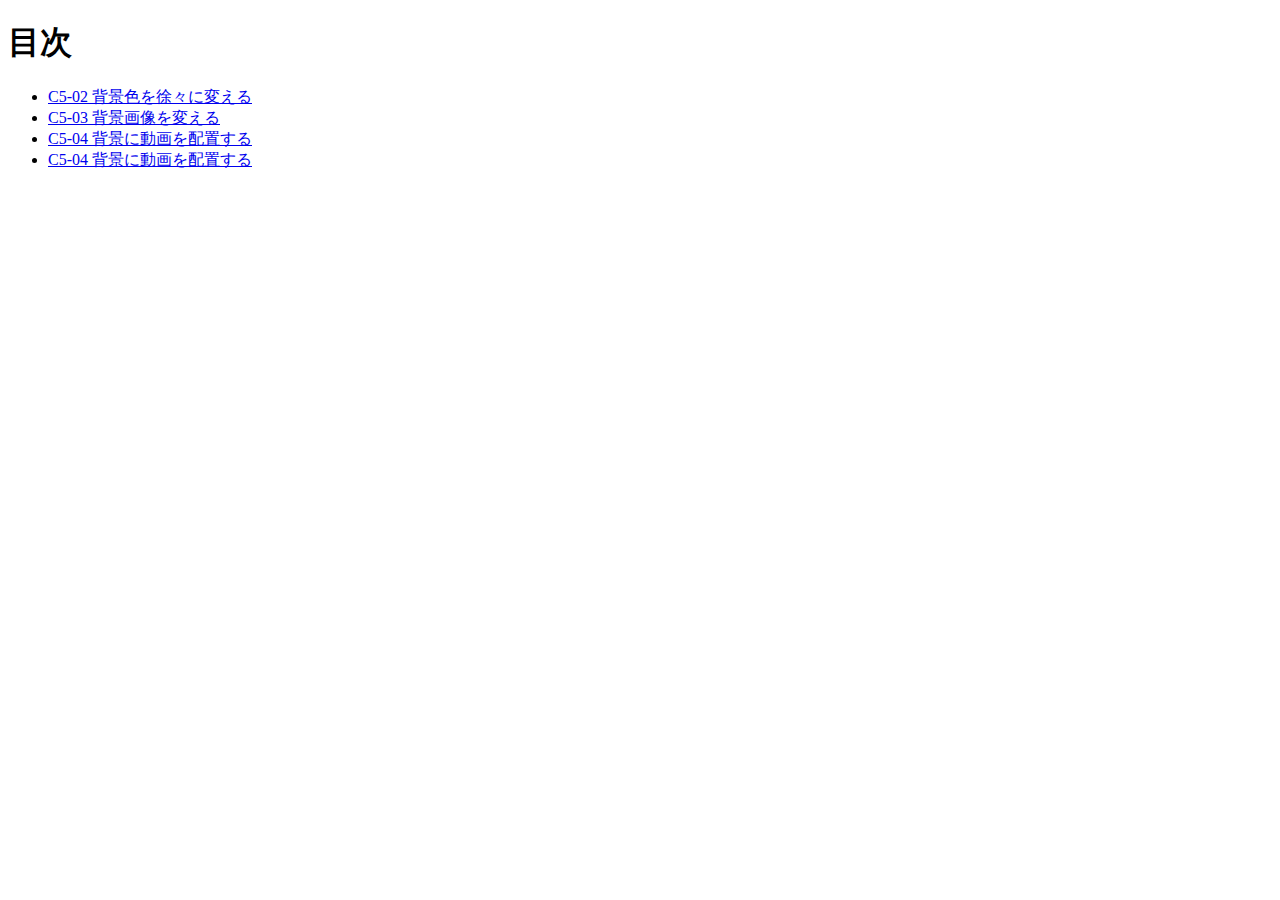
<file: index.html>
<!DOCTYPE html>
<html lang="ja">
<head>
  <meta charset="UTF-8">
  <title>20251219-js</title>
</head>
<body>
  <h1>目次</h1>
  <ul>
    <li><a href="C5-02/index.html">C5-02 背景色を徐々に変える</a></li>
    <li><a href="C5-03/index.html">C5-03 背景画像を変える</a></li>
    <li><a href="C5-04/index.html">C5-04 背景に動画を配置する</a></li>
    <li><a href="custom/index.html">C5-04 背景に動画を配置する</a></li>
  </ul>
</body>
</html>
</file>
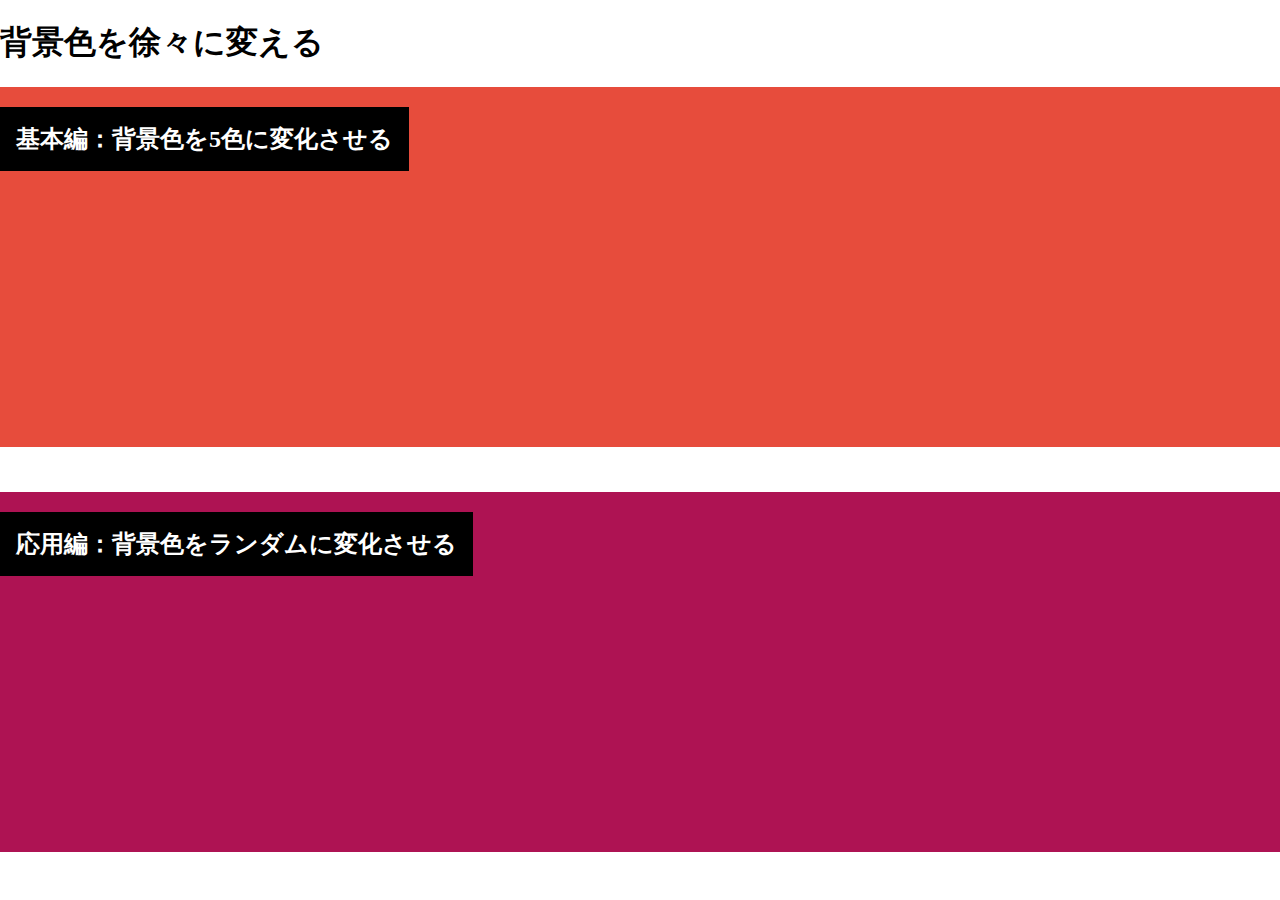
<file: C5-02/index.html>
<!DOCTYPE html>
<html lang="ja">
<head>
  <meta charset="UTF-8">
  <title>C5-02 背景色を徐々に変える</title>
  <link rel="stylesheet" href="style.css">
</head>
<body>
    <h1>背景色を徐々に変える</h1>

    <div class="bg-color">
        <h2>基本編：背景色を5色に変化させる</h2>
    </div>
  
    <div class="bg-random">
        <h2>応用編：背景色をランダムに変化させる</h2>
    </div>

  <script src="script.js"></script>
</body>
</html>
</file>
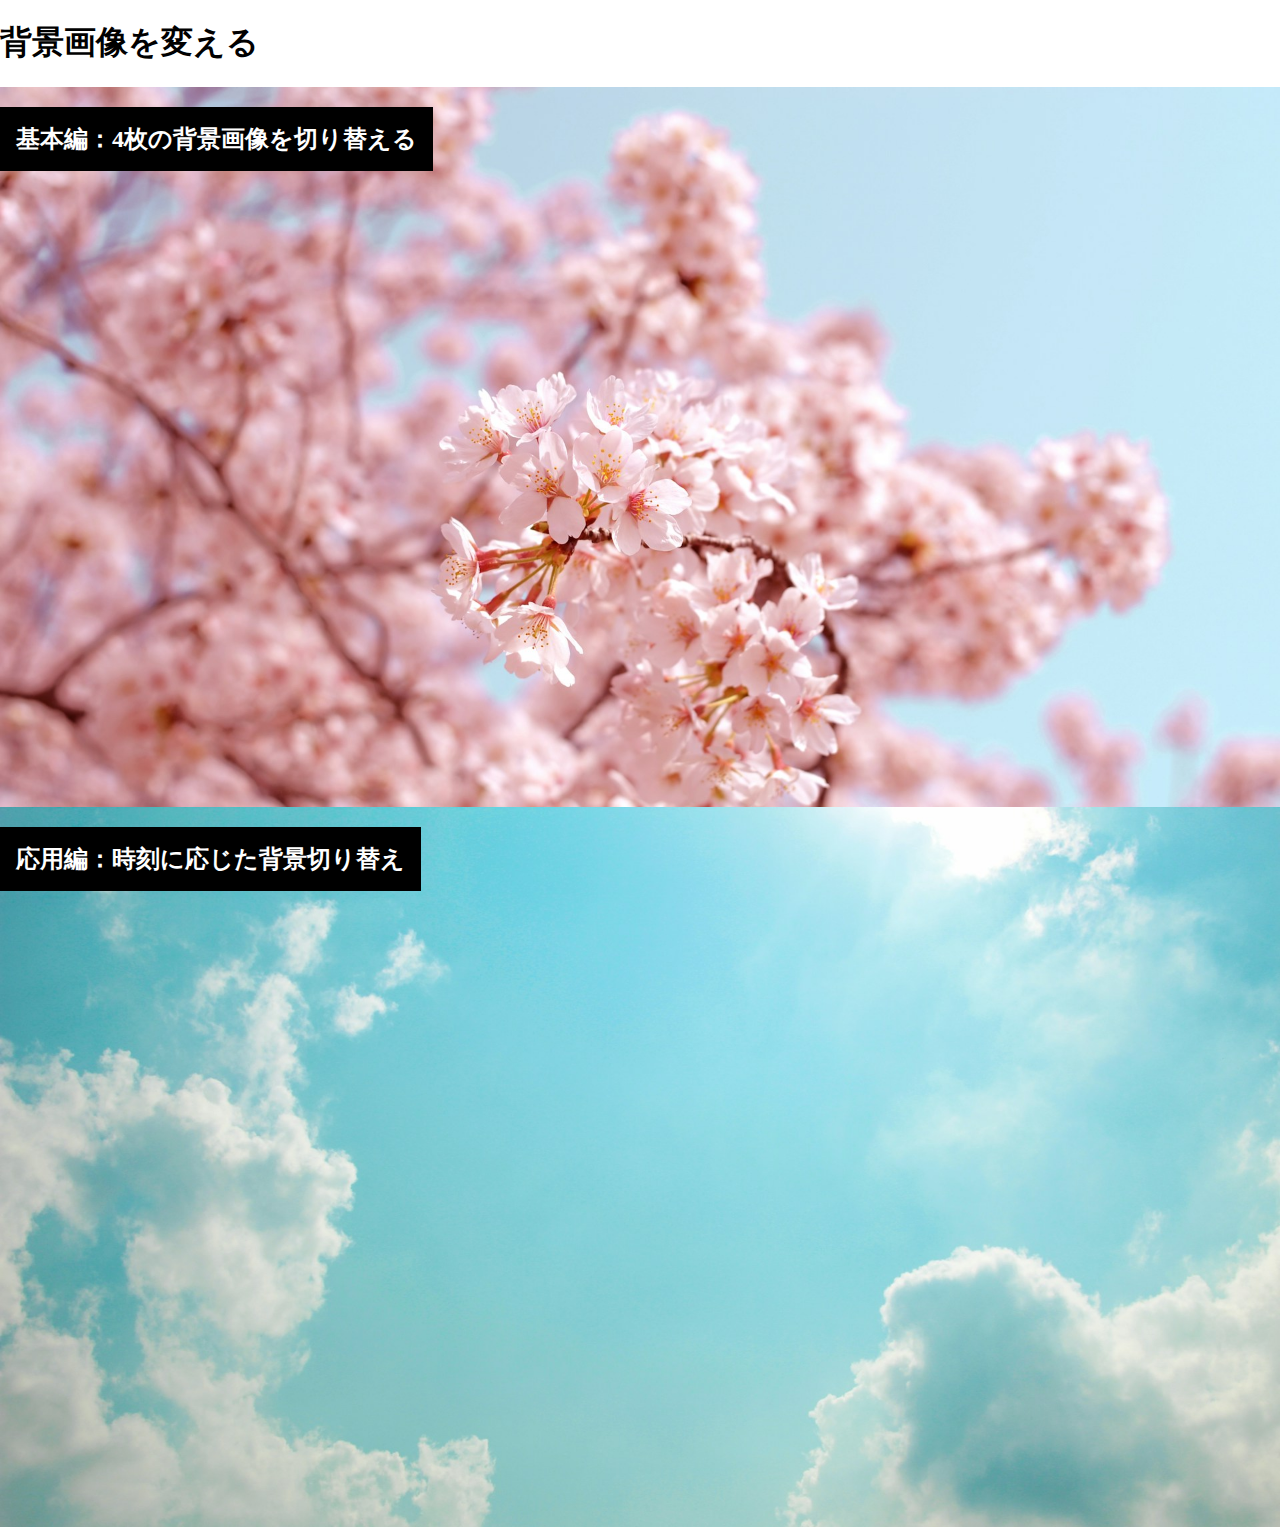
<file: C5-03/index.html>
<!DOCTYPE html>
<html lang="ja">
<head>
  <meta charset="UTF-8">
  <title>C5-03 背景画像を変える</title>
  <link rel="stylesheet" href="style.css">
</head>
<body>
    <h1>背景画像を変える</h1>

    <div class="bg-img">
        <h2>基本編：4枚の背景画像を切り替える</h2>
    </div>

    <div class="bg-time">
        <h2>応用編：時刻に応じた背景切り替え</h2>
    </div>
  
  <script src="script.js"></script>
</body>
</html>
</file>
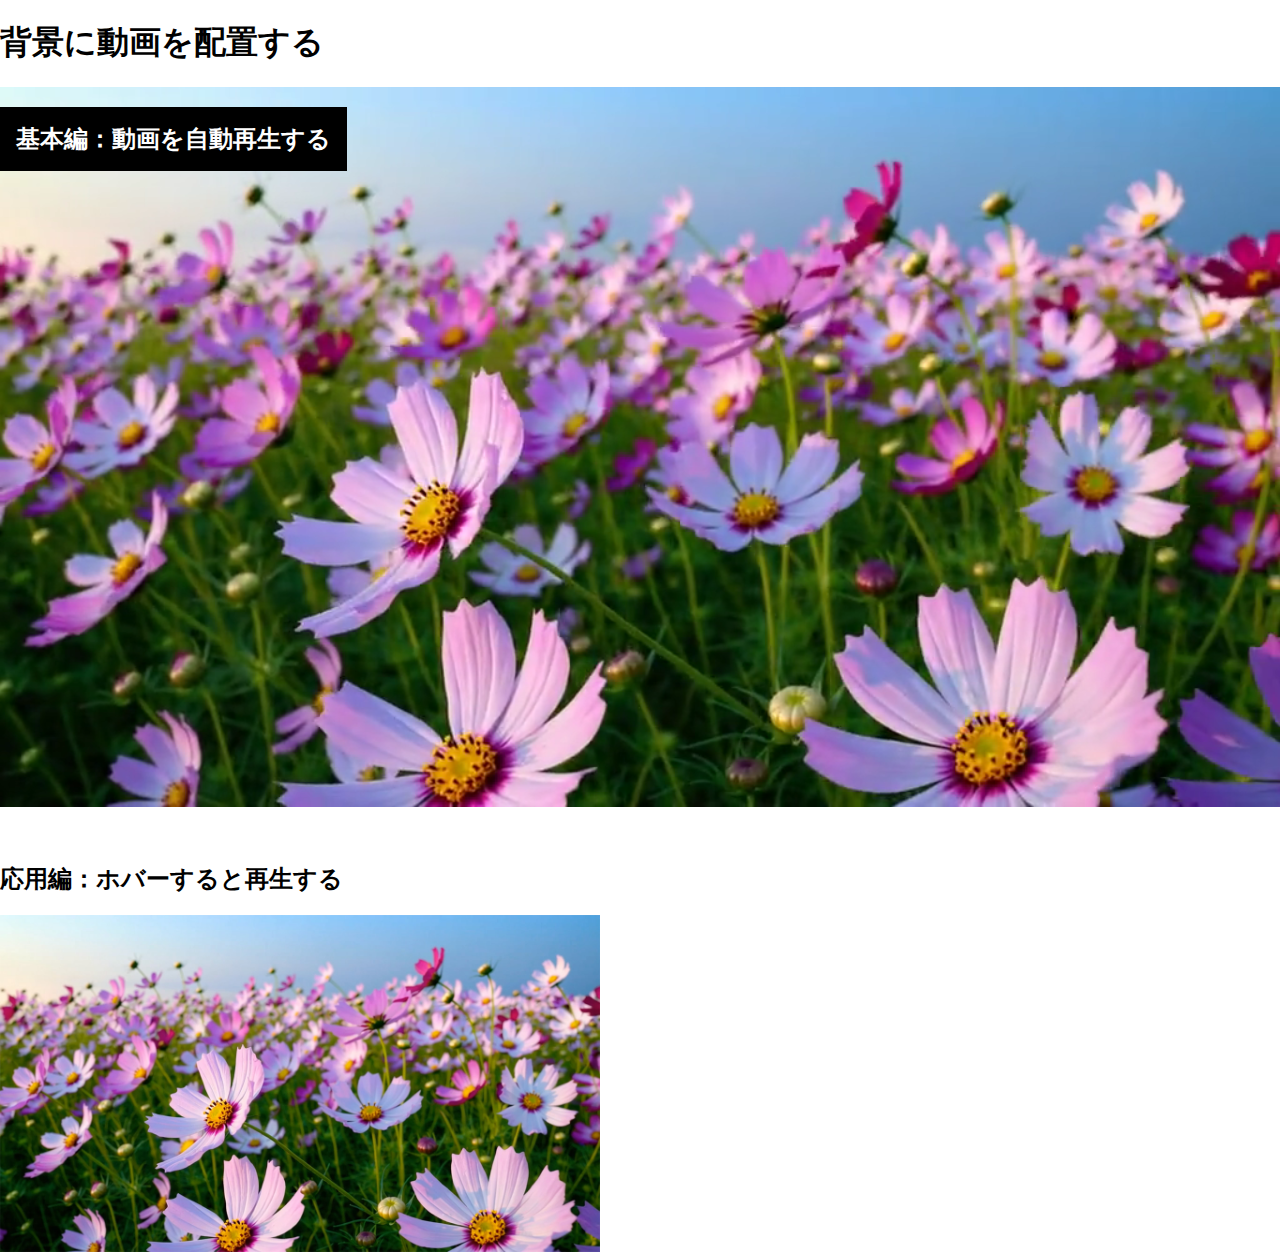
<file: C5-04/index.html>
<!DOCTYPE html>
<html lang="ja">
<head>
  <meta charset="UTF-8">
  <title>C5-04 背景に動画を配置する</title>
  <link rel="stylesheet" href="style.css">
</head>
<body>
  <h1>背景に動画を配置する</h1>

  <div class="video-container">
    <h2 class="video-heading">基本編：動画を自動再生する</h2>
    <video class="video-bg" autoplay loop muted playsinline>
        <source src="images/bg-flower.mp4" type="video/mp4">
        <img src="images/bg-flower.jpg" alt="お花畑">
    </video>
  </div>


  <h2>応用編：ホバーすると再生する</h2>
  <div class="hover-container">
    <img src="images/bg-flower.jpg" alt="お花畑" class="hover-img">
    <video src="images/bg-flower.mp4" class="hover-video" autoplay loop muted playsinline></video>
  </div>

  <script src="script.js"></script>
</body>
</html>
</file>
<file: C5-02/style.css>
@charset "utf-8";

body{
    margin: 0;
}

h2{
    background: #000;
    display: inline-block;
    padding: 1rem;
    color: #fff;
}

/* 基本編：背景色を5色に変化させる */

.bg-color{
    background-color: #e74c3c;
    height: 40vh;
    margin-bottom: 5vh;
    animation: change-color .3s infinite;
}

@keyframes change-color {
    0%,100%{background-color:#e74c3c;}    
    20%{background-color:#f1c40f;}    
    40%{background-color:#1abc9c;}    
    60%{background-color:#3498db;}    
    80%{background-color:#9b59b6;}    
}

/* 応用編：背景色をランダムに変化させる */
.bg-random{
    background-color: #e74c3c;
    height: 40vh;
    transition: background-color .05s;
}
</file>
<file: C5-03/style.css>
@charset "utf-8";

body{
    margin: 0;
}

h2{
    background: #000;
    display: inline-block;
    padding: 1rem;
    color: #fff;
}

/* 基本編：4枚の背景画像を切り替える */
.bg-img{
    background-image: url("images/bg1.jpg");
    background-size: cover;
    height: 80vh;
    animation: change-image 15s infinite;
}

@keyframes change-image {
    0%,100%{background-image: url('images/bg1.jpg');}    
    25%{background-image: url('images/bg2.jpg');}    
    50%{background-image: url('images/bg3.jpg');}    
    75%{background-image: url('images/bg4.jpg');}    
}

/* 応用編：時刻に応じた背景切り替え */

.bg-time{
    background-size: cover;
    height: 80vh;
}

.mornimg{
    background-image: url('images/morning.jpg');
}

.daytime{
    background-image: url('images/daytime.jpg');
}

.night{
    background-image: url('images/night.jpg');
}
</file>
<file: C5-04/style.css>
@charset "utf-8";

body{
    margin: 0;
}

/* 基本編：動画を自動再生する */

.video-container{
    position: relative;
}

.video-heading{
    background: #000;
    display: inline-block;
    padding: 1rem;
    color: #fff;
    position: absolute;
    z-index: 1;
}

.video-bg{
    width: 100%;
    height: auto;
    margin-bottom: 2rem;
}

/* 応用編：ホバーすると再生する */
.hover-container{
    position: relative;
}

.hover-img,
.hover-video{
    position: absolute;
    top: 0;
    left: 0;
    width: 600px;
    height: auto;
    display: block;
}

.hover-video{
    display: none;/* 初期状態では非表示 */
}
</file>
